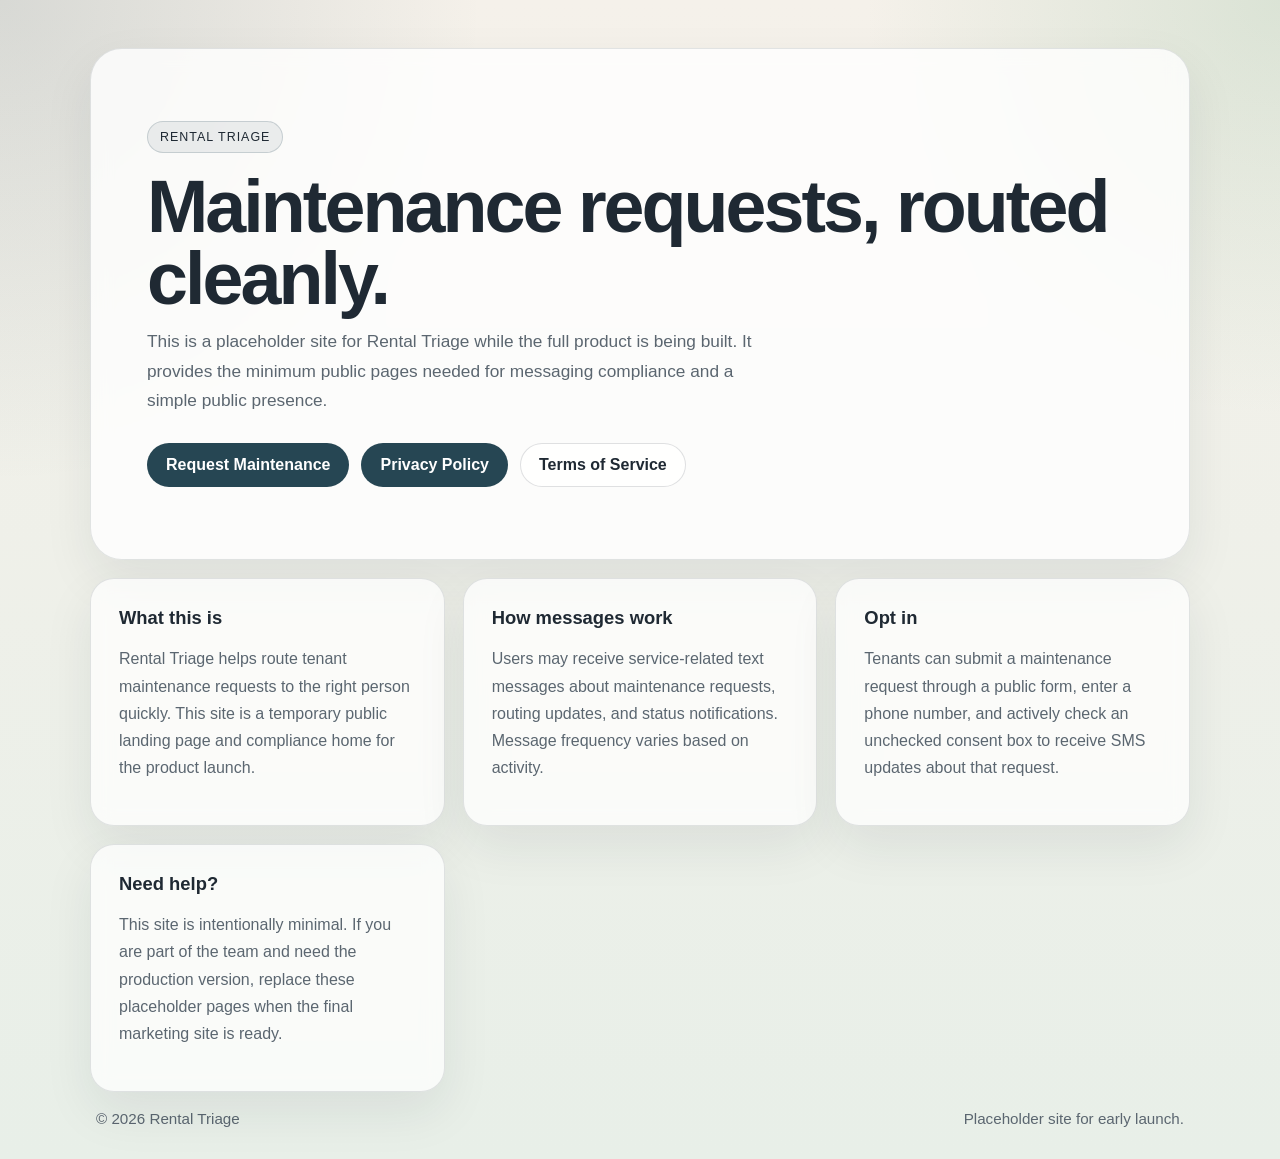
<file: index.html>
<!DOCTYPE html>
<html lang="en">
<head>
  <meta charset="utf-8" />
  <meta name="viewport" content="width=device-width, initial-scale=1" />
  <title>Rental Triage</title>
  <meta
    name="description"
    content="Rental Triage is a simple maintenance communication placeholder site for tenants, landlords, and maintenance teams."
  />
  <link rel="stylesheet" href="./styles.css" />
</head>
<body>
  <div class="page-shell">
    <header class="hero">
      <div class="eyebrow">Rental Triage</div>
      <h1>Maintenance requests, routed cleanly.</h1>
      <p class="lead">
        This is a placeholder site for Rental Triage while the full product is being built.
        It provides the minimum public pages needed for messaging compliance and a simple public presence.
      </p>
      <div class="actions">
        <a class="button primary" href="./sms-signup.html">Request Maintenance</a>
        <a class="button primary" href="./privacy-policy.html">Privacy Policy</a>
        <a class="button secondary" href="./terms.html">Terms of Service</a>
      </div>
    </header>

    <main class="content-grid">
      <section class="card">
        <h2>What this is</h2>
        <p>
          Rental Triage helps route tenant maintenance requests to the right person quickly.
          This site is a temporary public landing page and compliance home for the product launch.
        </p>
      </section>

      <section class="card">
        <h2>How messages work</h2>
        <p>
          Users may receive service-related text messages about maintenance requests, routing updates,
          and status notifications. Message frequency varies based on activity.
        </p>
      </section>

      <section class="card">
        <h2>Opt in</h2>
        <p>
          Tenants can submit a maintenance request through a public form, enter a phone number, and
          actively check an unchecked consent box to receive SMS updates about that request.
        </p>
      </section>

      <section class="card">
        <h2>Need help?</h2>
        <p>
          This site is intentionally minimal. If you are part of the team and need the production version,
          replace these placeholder pages when the final marketing site is ready.
        </p>
      </section>
    </main>

    <footer class="footer">
      <span>&copy; 2026 Rental Triage</span>
      <span>Placeholder site for early launch.</span>
    </footer>
  </div>
</body>
</html>
</file>
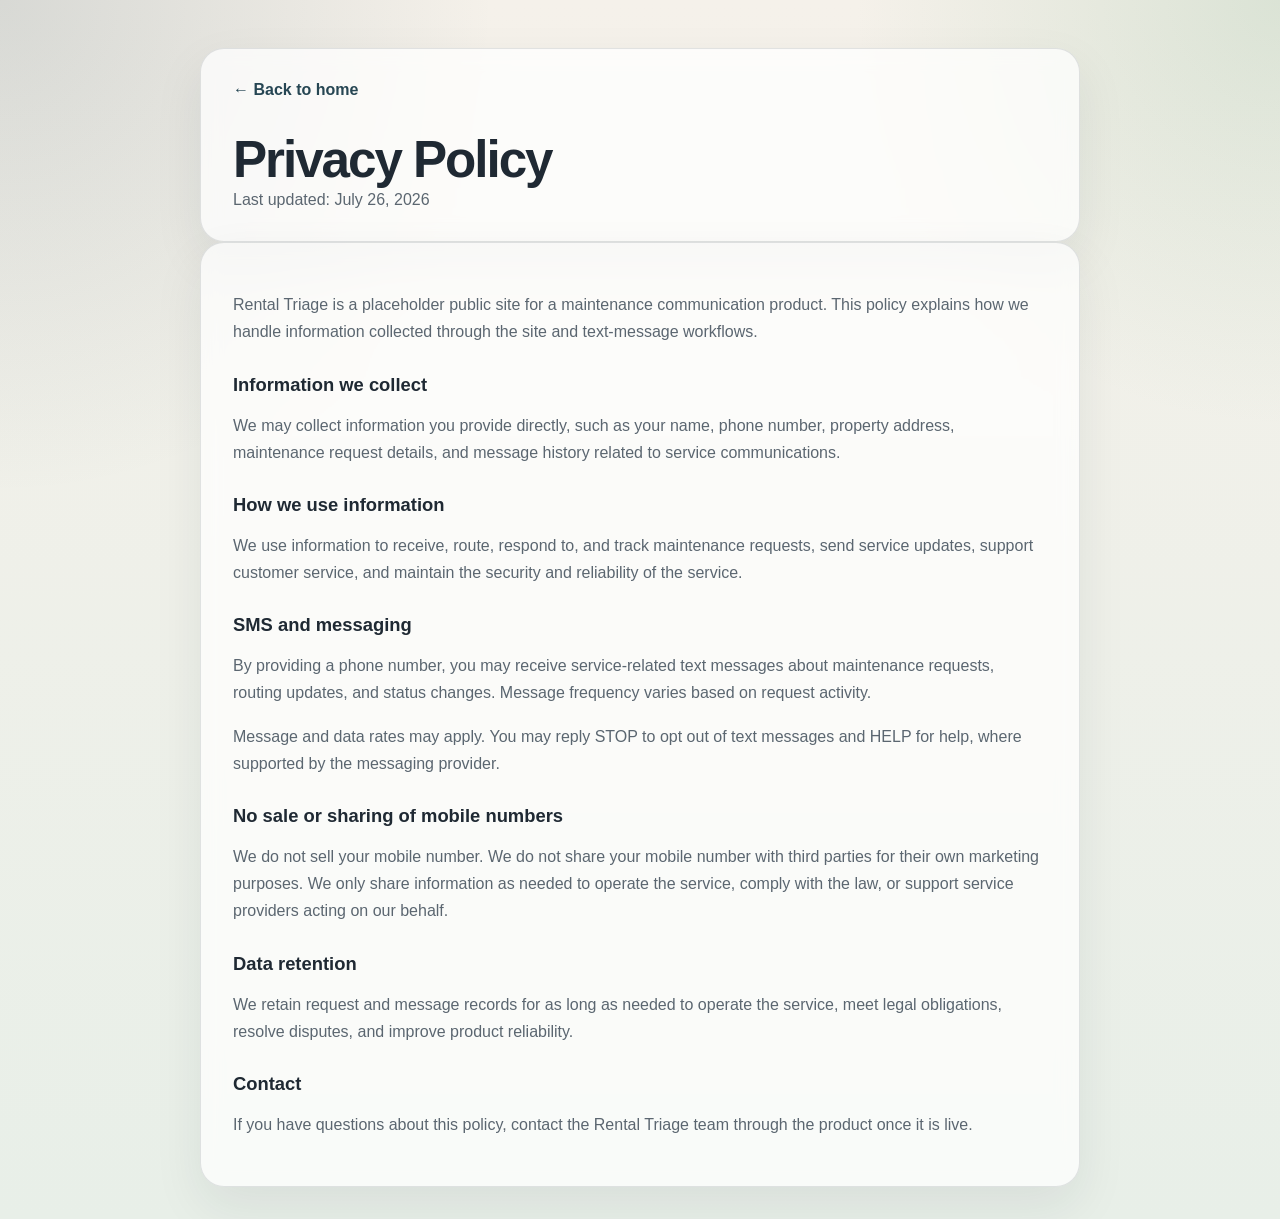
<file: privacy.html>
<!DOCTYPE html>
<html lang="en">
<head>
  <meta charset="utf-8" />
  <meta name="viewport" content="width=device-width, initial-scale=1" />
  <title>Privacy Policy | Rental Triage</title>
  <meta
    name="description"
    content="Privacy policy for Rental Triage."
  />
  <link rel="stylesheet" href="./styles.css" />
</head>
<body>
  <div class="page-shell narrow">
    <header class="page-header">
      <a class="back-link" href="./index.html">&larr; Back to home</a>
      <h1>Privacy Policy</h1>
      <p class="updated">Last updated: July 26, 2026</p>
    </header>

    <main class="article">
      <p>
        Rental Triage is a placeholder public site for a maintenance communication product.
        This policy explains how we handle information collected through the site and text-message workflows.
      </p>

      <h2>Information we collect</h2>
      <p>
        We may collect information you provide directly, such as your name, phone number, property address,
        maintenance request details, and message history related to service communications.
      </p>

      <h2>How we use information</h2>
      <p>
        We use information to receive, route, respond to, and track maintenance requests, send service updates,
        support customer service, and maintain the security and reliability of the service.
      </p>

      <h2>SMS and messaging</h2>
      <p>
        By providing a phone number, you may receive service-related text messages about maintenance requests,
        routing updates, and status changes. Message frequency varies based on request activity.
      </p>
      <p>
        Message and data rates may apply. You may reply STOP to opt out of text messages and HELP for help,
        where supported by the messaging provider.
      </p>

      <h2>No sale or sharing of mobile numbers</h2>
      <p>
        We do not sell your mobile number. We do not share your mobile number with third parties for their own
        marketing purposes. We only share information as needed to operate the service, comply with the law,
        or support service providers acting on our behalf.
      </p>

      <h2>Data retention</h2>
      <p>
        We retain request and message records for as long as needed to operate the service, meet legal obligations,
        resolve disputes, and improve product reliability.
      </p>

      <h2>Contact</h2>
      <p>
        If you have questions about this policy, contact the Rental Triage team through the product once it is live.
      </p>
    </main>
  </div>
</body>
</html>
</file>
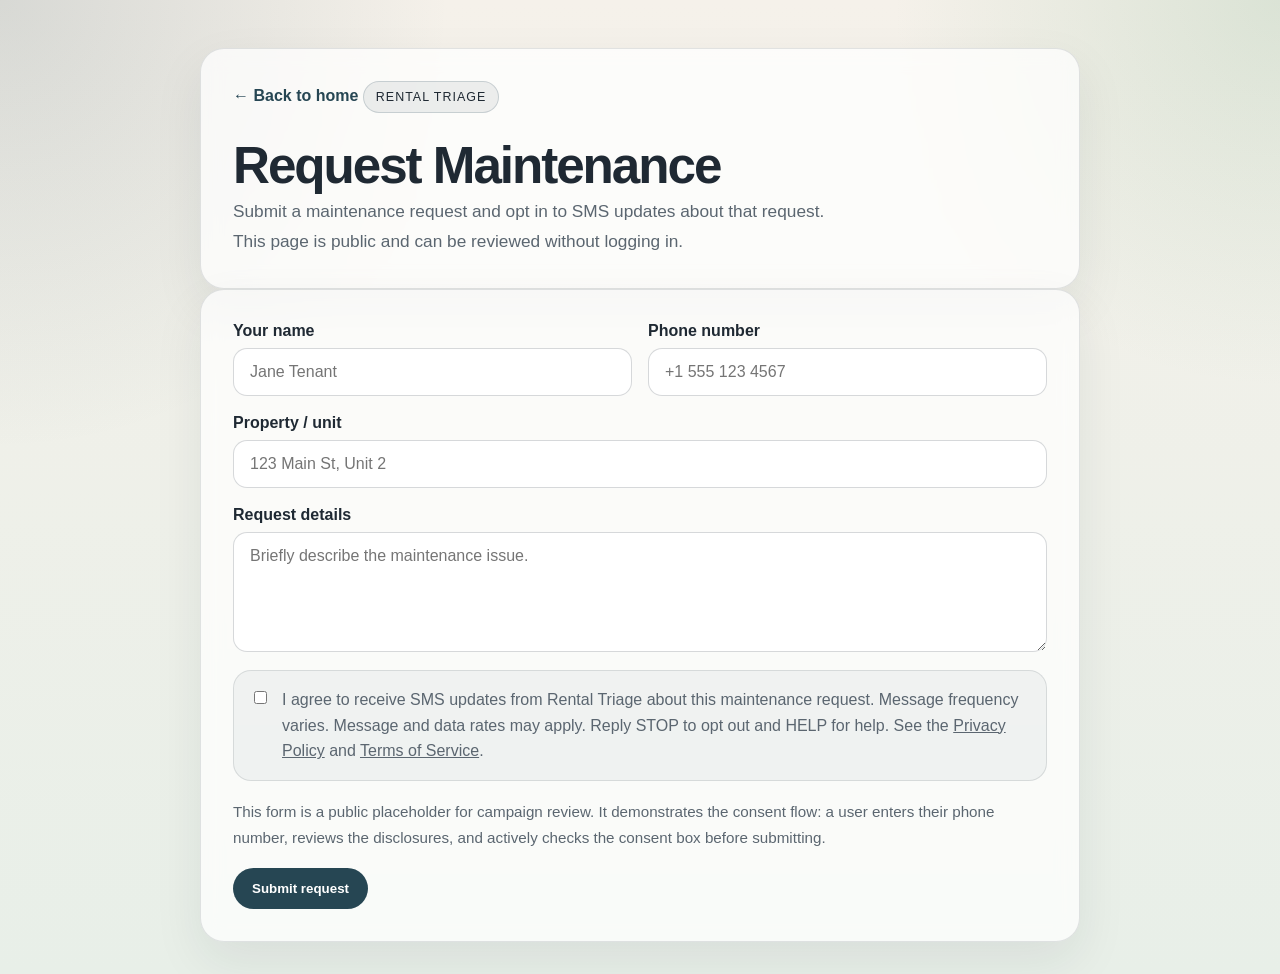
<file: sms-signup.html>
<!DOCTYPE html>
<html lang="en">
<head>
  <meta charset="utf-8" />
  <meta name="viewport" content="width=device-width, initial-scale=1" />
  <title>Request Maintenance | Rental Triage</title>
  <meta
    name="description"
    content="Public maintenance request form and SMS opt-in for Rental Triage."
  />
  <link rel="stylesheet" href="./styles.css" />
</head>
<body>
  <div class="page-shell narrow">
    <header class="page-header">
      <a class="back-link" href="./index.html">&larr; Back to home</a>
      <div class="eyebrow">Rental Triage</div>
      <h1>Request Maintenance</h1>
      <p class="lead">
        Submit a maintenance request and opt in to SMS updates about that request.
        This page is public and can be reviewed without logging in.
      </p>
    </header>

    <main class="article">
      <form class="signup-form">
        <div class="field-grid">
          <label class="field">
            <span>Your name</span>
            <input type="text" name="name" autocomplete="name" placeholder="Jane Tenant" />
          </label>

          <label class="field">
            <span>Phone number</span>
            <input type="tel" name="phone" autocomplete="tel" placeholder="+1 555 123 4567" />
          </label>
        </div>

        <label class="field">
          <span>Property / unit</span>
          <input type="text" name="property" placeholder="123 Main St, Unit 2" />
        </label>

        <label class="field">
          <span>Request details</span>
          <textarea name="message" rows="5" placeholder="Briefly describe the maintenance issue."></textarea>
        </label>

        <div class="consent-box">
          <label class="consent">
            <input type="checkbox" name="sms_consent" />
            <span>
              I agree to receive SMS updates from Rental Triage about this maintenance request.
              Message frequency varies. Message and data rates may apply. Reply STOP to opt out and HELP for help.
              See the <a href="./privacy.html">Privacy Policy</a> and
              <a href="./terms.html">Terms of Service</a>.
            </span>
          </label>
        </div>

        <p class="fine-print">
          This form is a public placeholder for campaign review. It demonstrates the consent flow:
          a user enters their phone number, reviews the disclosures, and actively checks the consent box before submitting.
        </p>

        <button class="button primary button-inline" type="submit">Submit request</button>
      </form>
    </main>
  </div>
</body>
</html>
</file>
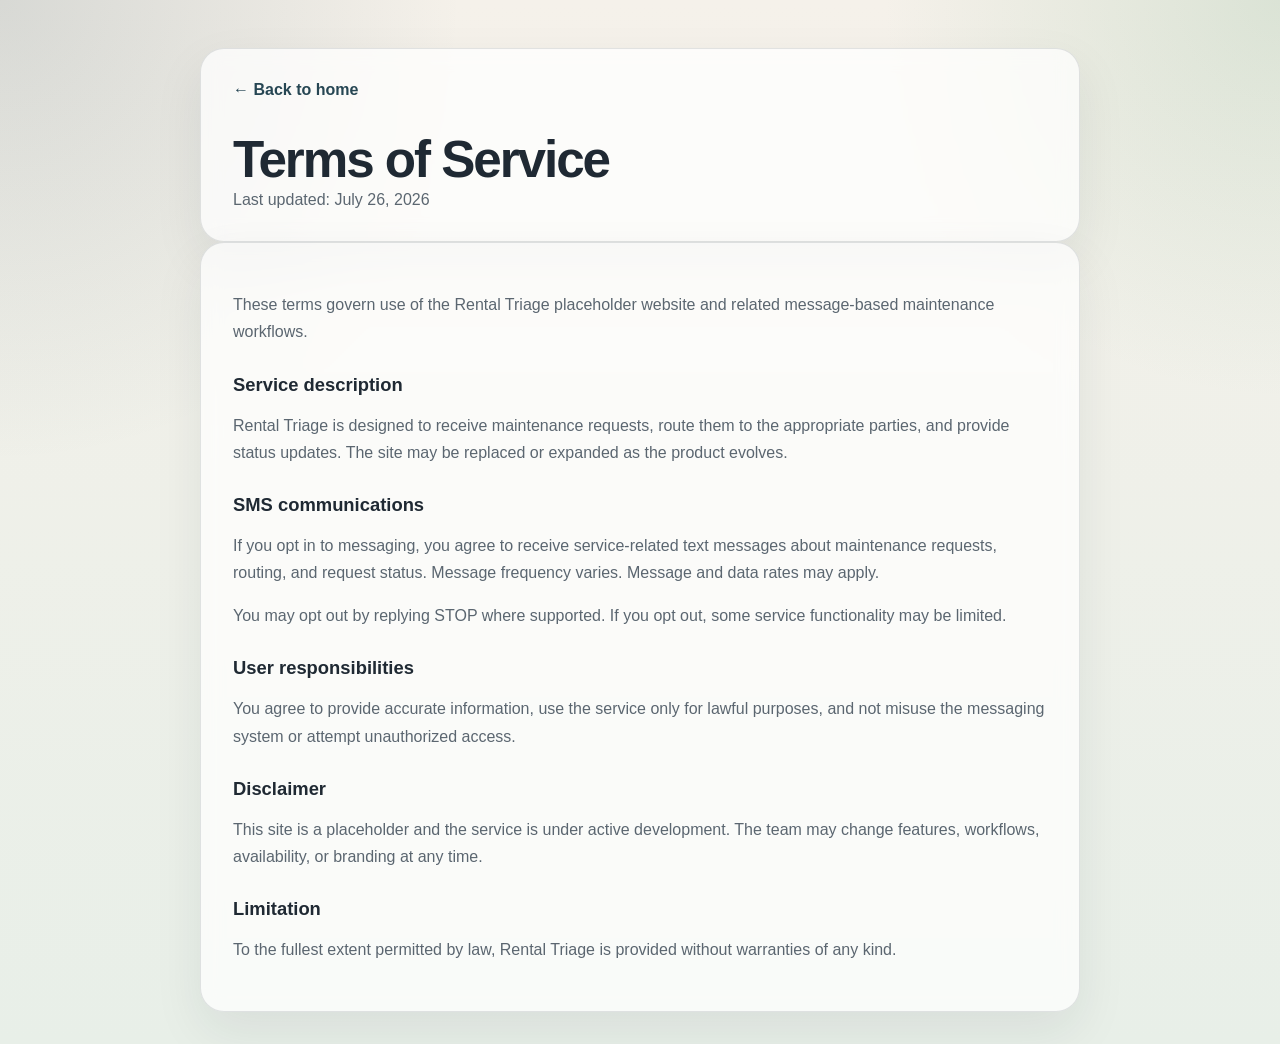
<file: terms.html>
<!DOCTYPE html>
<html lang="en">
<head>
  <meta charset="utf-8" />
  <meta name="viewport" content="width=device-width, initial-scale=1" />
  <title>Terms of Service | Rental Triage</title>
  <meta
    name="description"
    content="Terms of service for Rental Triage."
  />
  <link rel="stylesheet" href="./styles.css" />
</head>
<body>
  <div class="page-shell narrow">
    <header class="page-header">
      <a class="back-link" href="./index.html">&larr; Back to home</a>
      <h1>Terms of Service</h1>
      <p class="updated">Last updated: July 26, 2026</p>
    </header>

    <main class="article">
      <p>
        These terms govern use of the Rental Triage placeholder website and related message-based maintenance workflows.
      </p>

      <h2>Service description</h2>
      <p>
        Rental Triage is designed to receive maintenance requests, route them to the appropriate parties,
        and provide status updates. The site may be replaced or expanded as the product evolves.
      </p>

      <h2>SMS communications</h2>
      <p>
        If you opt in to messaging, you agree to receive service-related text messages about maintenance requests,
        routing, and request status. Message frequency varies. Message and data rates may apply.
      </p>
      <p>
        You may opt out by replying STOP where supported. If you opt out, some service functionality may be limited.
      </p>

      <h2>User responsibilities</h2>
      <p>
        You agree to provide accurate information, use the service only for lawful purposes, and not misuse the
        messaging system or attempt unauthorized access.
      </p>

      <h2>Disclaimer</h2>
      <p>
        This site is a placeholder and the service is under active development. The team may change features,
        workflows, availability, or branding at any time.
      </p>

      <h2>Limitation</h2>
      <p>
        To the fullest extent permitted by law, Rental Triage is provided without warranties of any kind.
      </p>
    </main>
  </div>
</body>
</html>
</file>
<file: styles.css>
:root {
  --bg: #f5f1ea;
  --bg-accent: #e8efe8;
  --card: rgba(255, 255, 255, 0.8);
  --text: #1f2933;
  --muted: #5b6670;
  --line: rgba(31, 41, 51, 0.12);
  --primary: #264653;
  --primary-strong: #1e3a46;
  --shadow: 0 20px 50px rgba(31, 41, 51, 0.08);
}

* {
  box-sizing: border-box;
}

html, body {
  margin: 0;
  min-height: 100%;
}

body {
  font-family: Arial, Helvetica, sans-serif;
  color: var(--text);
  background:
    radial-gradient(circle at top left, rgba(38, 70, 83, 0.14), transparent 28%),
    radial-gradient(circle at top right, rgba(151, 191, 160, 0.28), transparent 24%),
    linear-gradient(180deg, var(--bg), var(--bg-accent));
}

a {
  color: inherit;
}

.page-shell {
  width: min(1100px, calc(100% - 32px));
  margin: 0 auto;
  padding: 48px 0 32px;
}

.page-shell.narrow {
  width: min(880px, calc(100% - 32px));
}

.hero,
.card,
.page-header,
.article {
  backdrop-filter: blur(10px);
}

.hero {
  padding: 72px 56px;
  border: 1px solid var(--line);
  border-radius: 32px;
  background: var(--card);
  box-shadow: var(--shadow);
}

.eyebrow {
  display: inline-block;
  padding: 8px 12px;
  border-radius: 999px;
  border: 1px solid rgba(38, 70, 83, 0.18);
  background: rgba(38, 70, 83, 0.08);
  font-size: 0.78rem;
  letter-spacing: 0.08em;
  text-transform: uppercase;
}

h1 {
  margin: 18px 0 12px;
  font-size: clamp(2.5rem, 6vw, 4.6rem);
  line-height: 0.98;
  letter-spacing: -0.04em;
}

.lead {
  max-width: 64ch;
  margin: 0;
  color: var(--muted);
  font-size: 1.08rem;
  line-height: 1.7;
}

.actions {
  display: flex;
  gap: 12px;
  flex-wrap: wrap;
  margin-top: 28px;
}

.button {
  display: inline-flex;
  align-items: center;
  justify-content: center;
  padding: 12px 18px;
  border-radius: 999px;
  text-decoration: none;
  border: 1px solid transparent;
  font-weight: 700;
}

.button.primary {
  background: var(--primary);
  color: white;
}

.button.primary:hover {
  background: var(--primary-strong);
}

.button.secondary {
  border-color: rgba(31, 41, 51, 0.14);
  background: rgba(255, 255, 255, 0.72);
}

.content-grid {
  display: grid;
  grid-template-columns: repeat(3, minmax(0, 1fr));
  gap: 18px;
  margin-top: 18px;
}

.card,
.page-header,
.article {
  border: 1px solid var(--line);
  border-radius: 24px;
  background: rgba(255, 255, 255, 0.74);
  box-shadow: var(--shadow);
}

.card {
  padding: 28px;
}

.card h2,
.article h2 {
  margin-top: 0;
  margin-bottom: 10px;
  font-size: 1.15rem;
}

.card p,
.article p,
.article li {
  color: var(--muted);
  line-height: 1.7;
}

.footer {
  display: flex;
  gap: 12px;
  justify-content: space-between;
  flex-wrap: wrap;
  padding: 18px 6px 0;
  color: var(--muted);
  font-size: 0.95rem;
}

.page-header,
.article {
  padding: 32px;
}

.page-header h1 {
  font-size: clamp(2rem, 4vw, 3.2rem);
  margin-bottom: 6px;
}

.updated {
  margin: 0;
  color: var(--muted);
}

.back-link {
  display: inline-block;
  margin-bottom: 18px;
  color: var(--primary);
  text-decoration: none;
  font-weight: 700;
}

.article h2 {
  margin-top: 28px;
}

.signup-form {
  display: grid;
  gap: 18px;
}

.field-grid {
  display: grid;
  grid-template-columns: repeat(2, minmax(0, 1fr));
  gap: 16px;
}

.field {
  display: grid;
  gap: 8px;
}

.field span {
  font-weight: 700;
  color: var(--text);
}

.field input,
.field textarea {
  width: 100%;
  padding: 14px 16px;
  border: 1px solid rgba(31, 41, 51, 0.18);
  border-radius: 14px;
  font: inherit;
  background: rgba(255, 255, 255, 0.92);
  color: var(--text);
}

.field textarea {
  resize: vertical;
  min-height: 120px;
}

.consent-box {
  padding: 16px;
  border: 1px solid rgba(31, 41, 51, 0.12);
  border-radius: 18px;
  background: rgba(38, 70, 83, 0.05);
}

.consent {
  display: flex;
  gap: 12px;
  align-items: flex-start;
  line-height: 1.6;
  color: var(--muted);
}

.consent input {
  margin-top: 4px;
}

.fine-print {
  margin: 0;
  color: var(--muted);
  font-size: 0.95rem;
  line-height: 1.6;
}

.button-inline {
  width: fit-content;
}

@media (max-width: 900px) {
  .hero {
    padding: 44px 28px;
  }

  .content-grid {
    grid-template-columns: 1fr;
  }
}

@media (max-width: 640px) {
  .page-shell,
  .page-shell.narrow {
    width: min(100% - 20px, 100%);
  }

  .hero,
  .card,
  .page-header,
  .article {
    border-radius: 20px;
  }

  .page-header,
  .article {
    padding: 24px;
  }

  .field-grid {
    grid-template-columns: 1fr;
  }
}
</file>
